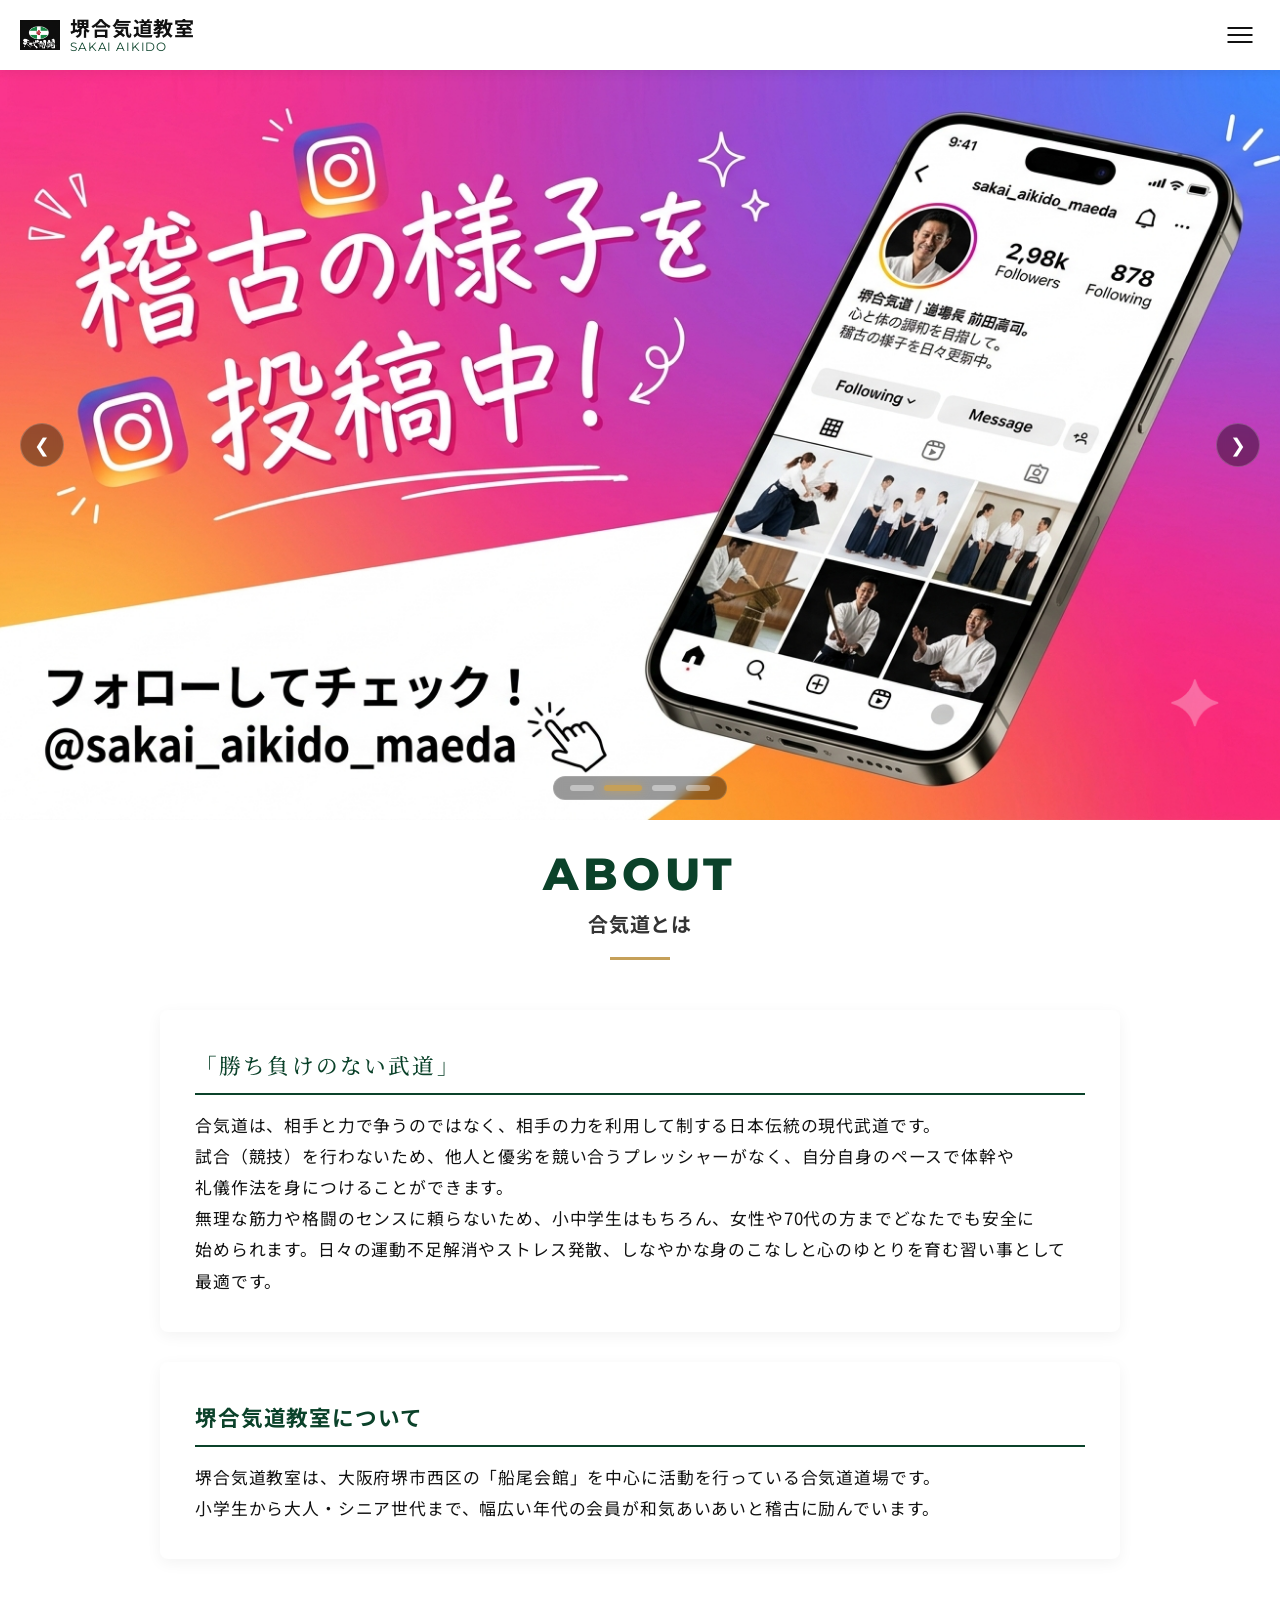
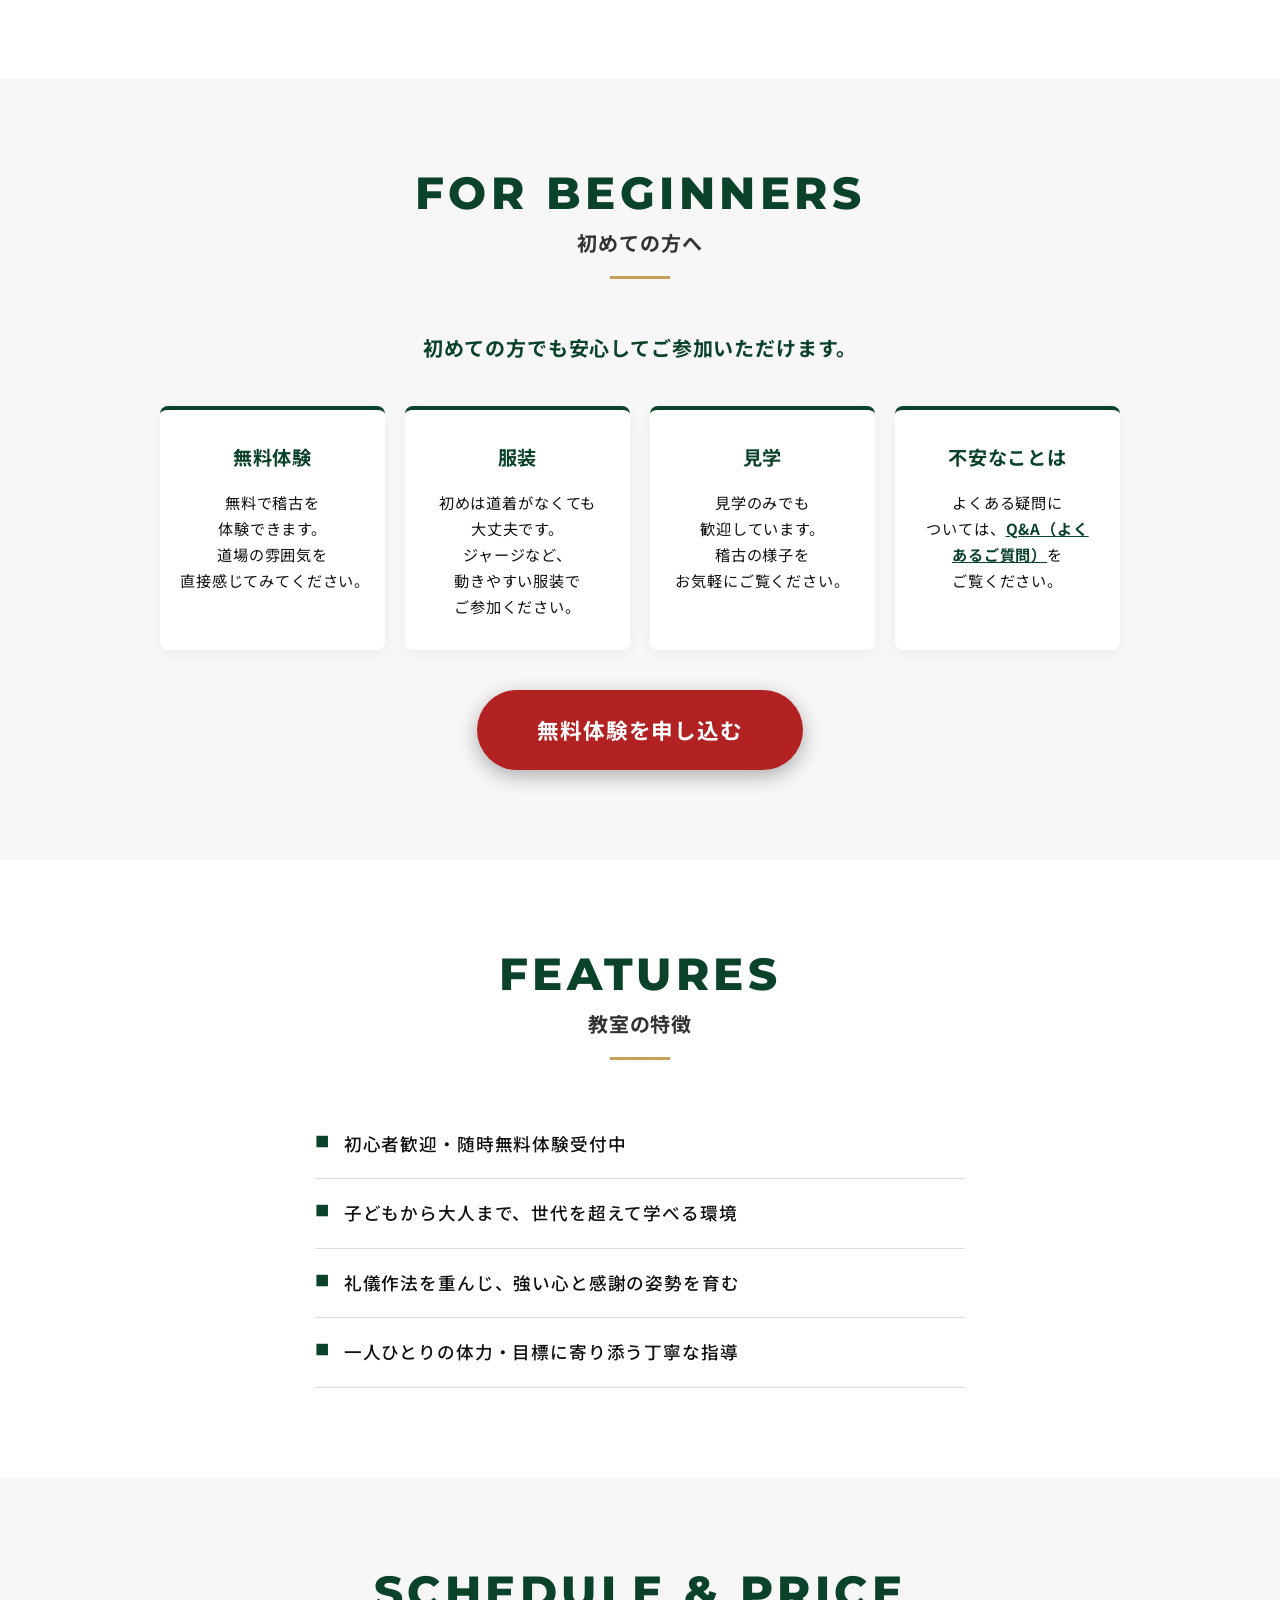
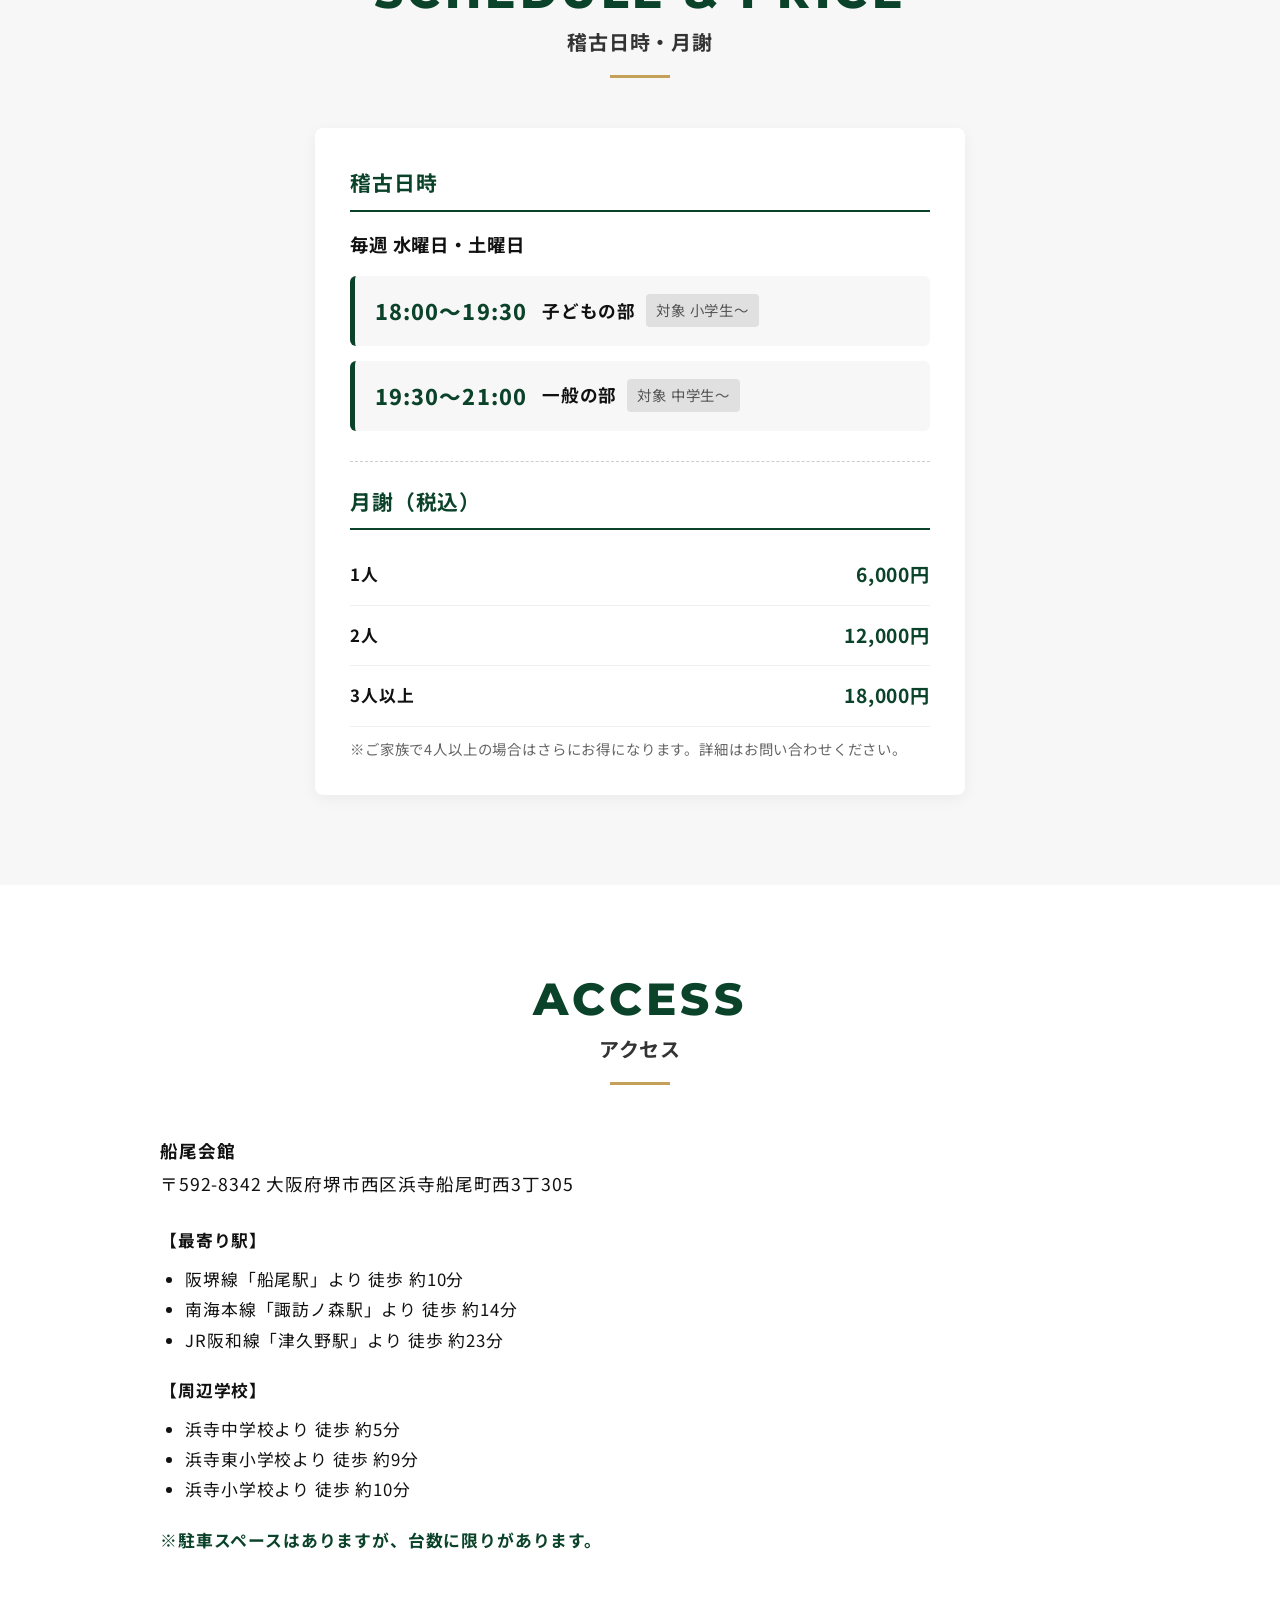
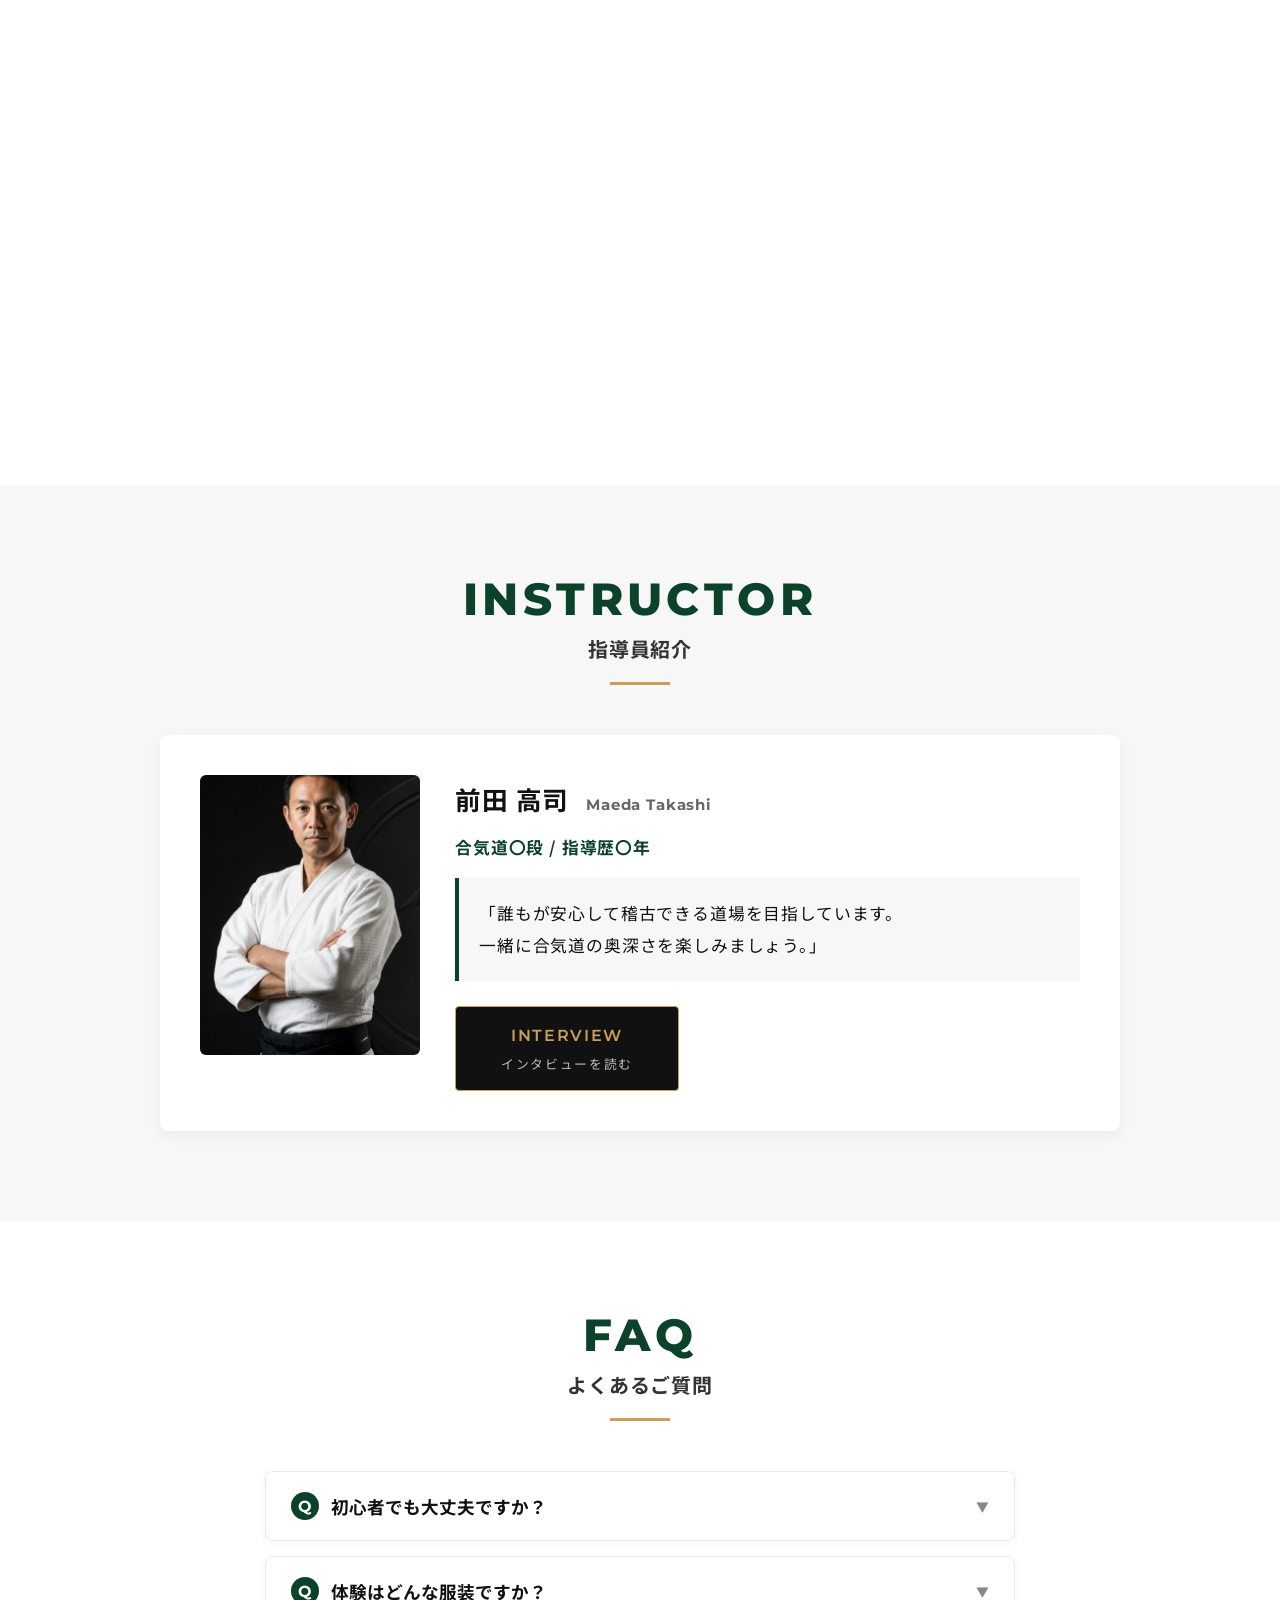
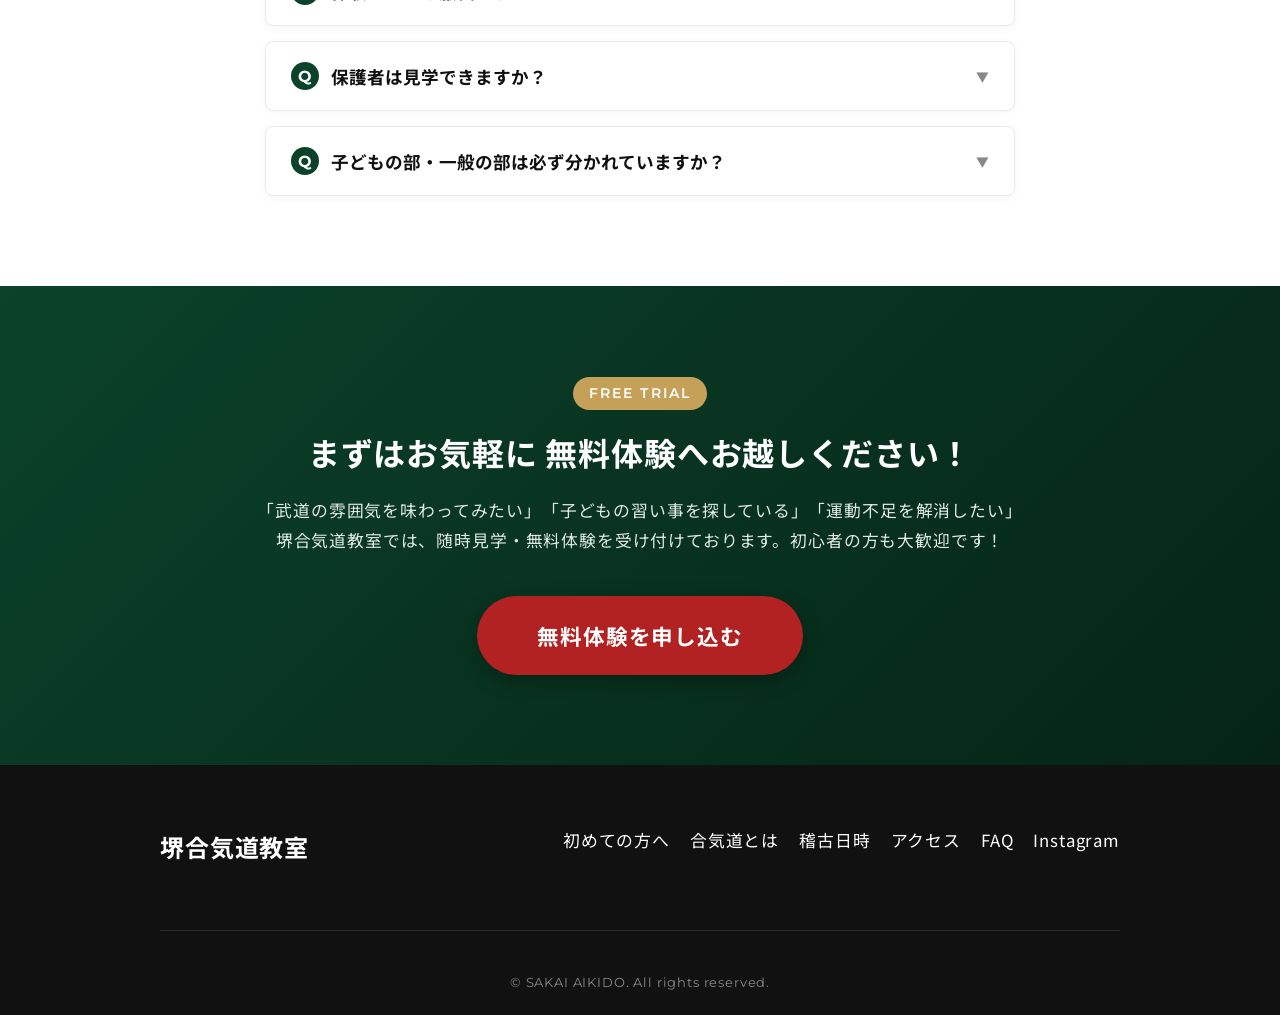
<file: index.html>
<!DOCTYPE html>
<html lang="ja">
<head>
    <meta charset="UTF-8">
    <meta name="viewport" content="width=device-width, initial-scale=1.0">
    <title>堺合気道教室 | SAKAI AIKIDO</title>
    <link rel="preconnect" href="https://fonts.googleapis.com">
    <link rel="preconnect" href="https://fonts.gstatic.com" crossorigin>
    <link href="https://fonts.googleapis.com/css2?family=Montserrat:wght@300;400;500;600;700;800&family=Noto+Sans+JP:wght@400;500;700&family=Noto+Serif+JP:wght@400;500&display=swap" rel="stylesheet">
    <link rel="stylesheet" href="style.css">
</head>
<body>

<!-- ヘッダー -->
<header class="header">
    <!-- 左側：ロゴ画像 ＋ テキスト（2行） -->
    <div class="header-logo">
        <a href="#">
            <img src="images/logo.jpg" alt="堺合気道教室" class="logo-mark">
            <div class="logo-text">
                <span class="logo-ja">堺合気道教室</span>
                <span class="logo-en">SAKAI AIKIDO</span>
            </div>
        </a>
    </div>

    <!-- 右側：三本線（ハンバーガーボタン） -->
    <button class="hamburger" id="js-hamburger" aria-label="メニューを開閉する" aria-expanded="false">
        <span></span><span></span><span></span>
    </button>
</header>

    <!-- スライドメニュー -->
    <nav class="nav-menu" id="js-nav">
        <ul>
            <li><a href="#"><span>HOME</span>ホーム</a></li>
            <li><a href="#about"><span>ABOUT</span>合気道とは（教室紹介）</a></li>
            <li><a href="#beginner"><span>BEGINNER</span>初めての方へ</a></li>
            <li><a href="#features"><span>FEATURES</span>特徴</a></li>
            <li><a href="#schedule"><span>SCHEDULE</span>稽古日時・月謝</a></li>
            <li><a href="#access"><span>ACCESS</span>アクセス</a></li>
            <li><a href="#instructor"><span>INSTRUCTOR</span>指導員紹介</a></li>
            <li><a href="#faq"><span>FAQ</span>よくあるご質問</a></li>
            <li><a href="https://forms.gle/1L7aaWqh9uQGa3tB6" target="_blank" rel="noopener" class="nav-contact"><span>CONTACT</span>無料体験申し込み</a></li>
        </ul>
    </nav>
    <div class="nav-overlay" id="js-overlay"></div>

    <main>
        <!-- トップスライダー -->
        <section id="hero" class="hero">
            <div class="slider" id="js-slider">
                <!-- ① 無料体験受付中 -->
                <a href="https://forms.gle/1L7aaWqh9uQGa3tB6" target="_blank" rel="noopener" class="slide">
                    <picture>
                        <source media="(max-width: 768px)" srcset="images/hero1.jpg">
                        <img src="images/hero1.jpg" alt="無料体験受付中">
                    </picture>
                </a>
                <!-- ② Instagram順次更新中 -->
                <a href="https://www.instagram.com/toshi_1057/" target="_blank" rel="noopener" class="slide">
                    <picture>
                        <source media="(max-width: 768px)" srcset="images/hero4.jpg">
                        <img src="images/hero4.jpg" alt="Instagram順次更新中">
                    </picture>
                </a>
                <!-- ③ 初めての方へ -->
                <a href="#beginner" class="slide">
                    <picture>
                        <source media="(max-width: 768px)" srcset="images/hero2.jpg">
                        <img src="images/hero2.jpg" alt="初めての方へ">
                    </picture>
                </a>
                <!-- ④ 指導員紹介 -->
                <a href="#instructor" class="slide">
                    <picture>
                        <source media="(max-width: 768px)" srcset="images/hero3.jpg">
                        <img src="images/hero3.jpg" alt="指導員紹介">
                    </picture>
                </a>
            </div>
            
            <div class="slider-controls">
                <button class="slider-btn prev" id="js-prev" aria-label="前のスライド">❮</button>
                <button class="slider-btn next" id="js-next" aria-label="次のスライド">❯</button>
            </div>
            
            <div class="slider-indicators" id="js-indicators">
                <span class="indicator active" data-index="0"></span>
                <span class="indicator" data-index="1"></span>
                <span class="indicator" data-index="2"></span>
                <span class="indicator" data-index="3"></span>
            </div>
        </section>

        <!-- 1. 教室紹介（合気道とは） -->
        <section id="about" class="section fade-in-up">
            <div class="container">
                <h2 class="section-title">
                    <span class="en">ABOUT</span>
                    <span class="ja">合気道とは</span>
                </h2>
                <div class="content-box">
                    <h3 class="philosophy-title">「勝ち負けのない武道」</h3>
                    <p>合気道は、相手と力で争うのではなく、相手の力を利用して制する日本伝統の現代武道です。<span class="u-inline-block">試合（競技）を行わないため、</span><span class="u-inline-block">他人と優劣を競い合う</span>プレッシャーがなく、<span class="u-inline-block">自分自身のペースで</span>体幹や礼儀作法を身につけることができます。</p>
                    <p>無理な筋力や格闘のセンスに頼らないため、小中学生はもちろん、女性や70代の方までどなたでも安全に始められます。<span class="u-inline-block">日々の運動不足解消や</span>ストレス発散、<span class="u-inline-block">しなやかな身のこなしと</span>心のゆとりを育む習い事として最適です。</p>
                </div>
                <div class="content-box">
                    <h3>堺合気道教室について</h3>
                    <p>堺合気道教室は、大阪府堺市西区の「船尾会館」を中心に活動を行っている合気道道場です。<span class="u-inline-block">小学生から大人・シニア世代まで、</span><span class="u-inline-block">幅広い年代の会員が</span>和気あいあいと稽古に励んでいます。</p>
                </div>
            </div>
        </section>

        <!-- 2. 初めての方へ -->
        <section id="beginner" class="section bg-light fade-in-up">
            <div class="container">
                <h2 class="section-title">
                    <span class="en">FOR BEGINNERS</span>
                    <span class="ja">初めての方へ</span>
                </h2>
                <div class="beginner-intro text-center">
                    <p>初めての方でも<span class="u-inline-block">安心してご参加いただけます。</span></p>
                </div>
                <div class="beginner-grid">
                    <div class="beginner-card">
                        <h3>無料体験</h3>
                        <p>無料で稽古を体験できます。<span class="u-inline-block">道場の雰囲気を</span><span class="u-inline-block">直接感じてみてください。</span></p>
                    </div>
                    <div class="beginner-card">
                        <h3>服装</h3>
                        <p>初めは道着がなくても大丈夫です。<span class="u-inline-block">ジャージなど、</span><span class="u-inline-block">動きやすい服装でご参加ください。</span></p>
                    </div>
                    <div class="beginner-card">
                        <h3>見学</h3>
                        <p>見学のみでも歓迎しています。<span class="u-inline-block">稽古の様子を</span><span class="u-inline-block">お気軽にご覧ください。</span></p>
                    </div>
                    <div class="beginner-card">
                        <h3>不安なことは</h3>
                        <p>よくある疑問については、<a href="#faq" class="text-link">Q&A（よくあるご質問）</a>を<span class="u-inline-block">ご覧ください。</span></p>
                    </div>
                </div>
                <div class="contact-btn-wrapper text-center" style="margin-top: 40px;">
                    <a href="https://forms.gle/1L7aaWqh9uQGa3tB6" class="btn-cta" target="_blank" rel="noopener">
                        <span class="main-text">無料体験を申し込む</span>
                    </a>
                </div>
            </div>
        </section>

        <!-- 3. 特徴 -->
        <section id="features" class="section fade-in-up">
            <div class="container">
                <h2 class="section-title">
                    <span class="en">FEATURES</span>
                    <span class="ja">教室の特徴</span>
                </h2>
                <ul class="feature-list">
                    <li>初心者歓迎・随時無料体験受付中</li>
                    <li>子どもから大人まで、世代を超えて学べる環境</li>
                    <li>礼儀作法を重んじ、強い心と感謝の姿勢を育む</li>
                    <li>一人ひとりの体力・目標に寄り添う丁寧な指導</li>
                </ul>
            </div>
        </section>

        <!-- 4. 稽古日時・月謝 -->
        <section id="schedule" class="section bg-light fade-in-up">
            <div class="container">
                <h2 class="section-title">
                    <span class="en">SCHEDULE & PRICE</span>
                    <span class="ja">稽古日時・月謝</span>
                </h2>
                
                <div class="schedule-info left-align">
                    <h3>稽古日時</h3>
                    <p class="schedule-days"><strong>毎週 水曜日・土曜日</strong></p>
                    <ul class="time-list">
                        <li>
                            <span class="time">18:00〜19:30</span>
                            <div class="time-detail">
                                <span class="class-name">子どもの部</span>
                                <span class="target">対象 小学生〜</span>
                            </div>
                        </li>
                        <li>
                            <span class="time">19:30〜21:00</span>
                            <div class="time-detail">
                                <span class="class-name">一般の部</span>
                                <span class="target">対象 中学生〜</span>
                            </div>
                        </li>
                    </ul>

                    <div class="price-box">
                        <h3>月謝（税込）</h3>
                        <ul class="price-list">
                            <li>
                                <span class="price-label">1人</span>
                                <span class="price-value">6,000円</span>
                            </li>
                            <li>
                                <span class="price-label">2人</span>
                                <span class="price-value">12,000円</span>
                            </li>
                            <li>
                                <span class="price-label">3人以上</span>
                                <span class="price-value">18,000円</span>
                            </li>
                        </ul>
                        <p class="price-note">※ご家族で4人以上の場合はさらにお得になります。<span class="u-inline-block">詳細はお問い合わせください。</span></p>
                    </div>
                </div>
            </div>
        </section>

        <!-- 5. アクセス -->
        <section id="access" class="section fade-in-up">
            <div class="container">
                <h2 class="section-title">
                    <span class="en">ACCESS</span>
                    <span class="ja">アクセス</span>
                </h2>
                <div class="access-info">
                    <p class="access-address">
                        <strong>船尾会館</strong><br>
                        〒592-8342 大阪府堺市西区浜寺船尾町西3丁305
                    </p>
                    <div class="access-list-block">
                        <strong>【最寄り駅】</strong>
                        <ul>
                            <li>阪堺線「船尾駅」より 徒歩 約10分</li>
                            <li>南海本線「諏訪ノ森駅」より 徒歩 約14分</li>
                            <li>JR阪和線「津久野駅」より 徒歩 約23分</li>
                        </ul>
                    </div>
                    <div class="access-list-block">
                        <strong>【周辺学校】</strong>
                        <ul>
                            <li>浜寺中学校より 徒歩 約5分</li>
                            <li>浜寺東小学校より 徒歩 約9分</li>
                            <li>浜寺小学校より 徒歩 約10分</li>
                        </ul>
                    </div>
                    <p class="parking-note">※駐車スペースはありますが、台数に限りがあります。</p>
                </div>
                <div class="map-wrapper">
                    <iframe src="https://maps.google.co.jp/maps?output=embed&q=大阪府堺市西区浜寺船尾町西3丁305" width="100%" height="400" style="border:0;" allowfullscreen="" loading="lazy"></iframe>
                </div>
            </div>
        </section>

        <!-- 6. 指導員紹介 -->
        <section id="instructor" class="section bg-light fade-in-up">
            <div class="container">
                <h2 class="section-title">
                    <span class="en">INSTRUCTOR</span>
                    <span class="ja">指導員紹介</span>
                </h2>
                <div class="instructor-card">
                    <img src="images/instructor.jpg" alt="前田 高司 先生" class="instructor-img">
                    <div class="instructor-profile">
                        <h3>前田 高司 <small>Maeda Takashi</small></h3>
                        <p class="history">合気道〇段 / 指導歴〇年</p>
                        <p class="comment">「誰もが安心して稽古できる道場を目指しています。<span class="u-inline-block">一緒に合気道の奥深さを楽しみましょう。」</span></p>
                        <div class="instructor-btn-wrapper">
                            <a href="interview.html" class="btn-interview">
                                <span class="en">INTERVIEW</span>
                                <span class="ja">インタビューを読む</span>
                            </a>
                        </div>
                    </div>
                </div>
            </div>
        </section>

        <!-- 7. FAQ -->
        <section id="faq" class="section fade-in-up">
            <div class="container">
                <h2 class="section-title">
                    <span class="en">FAQ</span>
                    <span class="ja">よくあるご質問</span>
                </h2>
                <div class="faq-list">
                    <div class="faq-item">
                        <button class="faq-q js-faq-toggle" aria-expanded="false">
                            <span class="q-icon">Q</span>
                            <span class="q-text">初心者でも大丈夫ですか？</span>
                            <span class="faq-arrow">▼</span>
                        </button>
                        <div class="faq-a">
                            <div class="faq-a-inner">
                                <span class="a-icon">A</span>
                                <p>もちろんです。初心者の方も安心して参加できます。</p>
                            </div>
                        </div>
                    </div>
                    <div class="faq-item">
                        <button class="faq-q js-faq-toggle" aria-expanded="false">
                            <span class="q-icon">Q</span>
                            <span class="q-text">体験はどんな服装ですか？</span>
                            <span class="faq-arrow">▼</span>
                        </button>
                        <div class="faq-a">
                            <div class="faq-a-inner">
                                <span class="a-icon">A</span>
                                <p>動きやすい服装でご参加ください。</p>
                            </div>
                        </div>
                    </div>
                    <div class="faq-item">
                        <button class="faq-q js-faq-toggle" aria-expanded="false">
                            <span class="q-icon">Q</span>
                            <span class="q-text">保護者は見学できますか？</span>
                            <span class="faq-arrow">▼</span>
                        </button>
                        <div class="faq-a">
                            <div class="faq-a-inner">
                                <span class="a-icon">A</span>
                                <p>もちろん可能です。</p>
                            </div>
                        </div>
                    </div>
                    <div class="faq-item">
                        <button class="faq-q js-faq-toggle" aria-expanded="false">
                            <span class="q-icon">Q</span>
                            <span class="q-text">子どもの部・一般の部は必ず分かれていますか？</span>
                            <span class="faq-arrow">▼</span>
                        </button>
                        <div class="faq-a">
                            <div class="faq-a-inner">
                                <span class="a-icon">A</span>
                                <p>基本的には子どもの部・一般の部に分かれて稽古を行っています。ただし、年齢や経験などに応じて、子どもが一般の部に参加したり、大人が子どもの部に参加することもできます。一人ひとりに合わせて柔軟に対応しています。</p>
                            </div>
                        </div>
                    </div>
                </div>
            </div>
        </section>

        <!-- 8. CTA（最下部） -->
        <section id="contact" class="section contact-section fade-in-up">
            <div class="container">
                <div class="contact-box text-center">
                    <span class="contact-badge">FREE TRIAL</span>
                    <h2 class="contact-title">
                        <span class="u-inline-block">まずはお気軽に</span>
                        <span class="u-inline-block">無料体験へお越しください！</span>
                    </h2>
                    <p class="contact-desc">
                        「武道の雰囲気を味わってみたい」<span class="u-inline-block">「子どもの習い事を探している」</span><span class="u-inline-block">「運動不足を解消したい」</span><br>
                        堺合気道教室では、随時見学・無料体験を受け付けております。<span class="u-inline-block">初心者の方も大歓迎です！</span>
                    </p>
                    <div class="contact-btn-wrapper">
                        <a href="https://forms.gle/1L7aaWqh9uQGa3tB6" class="btn-cta" target="_blank" rel="noopener">
                            <span class="main-text">無料体験を申し込む</span>
                        </a>
                    </div>
                </div>
            </div>
        </section>
    </main>

    <footer class="footer">
        <div class="container">
            <div class="footer-inner">
                <div class="footer-logo">堺合気道教室</div>
                <ul class="footer-links">
                    <li><a href="#beginner">初めての方へ</a></li>
                    <li><a href="#about">合気道とは</a></li>
                    <li><a href="#schedule">稽古日時</a></li>
                    <li><a href="#access">アクセス</a></li>
                    <li><a href="#faq">FAQ</a></li>
                    <li><a href="https://www.instagram.com/toshi_1057/" target="_blank" rel="noopener">Instagram</a></li>
                </ul>
            </div>
            <p class="copyright">&copy; SAKAI AIKIDO. All rights reserved.</p>
        </div>
    </footer>

    <script src="script.js"></script>
</body>
</html>
</file>
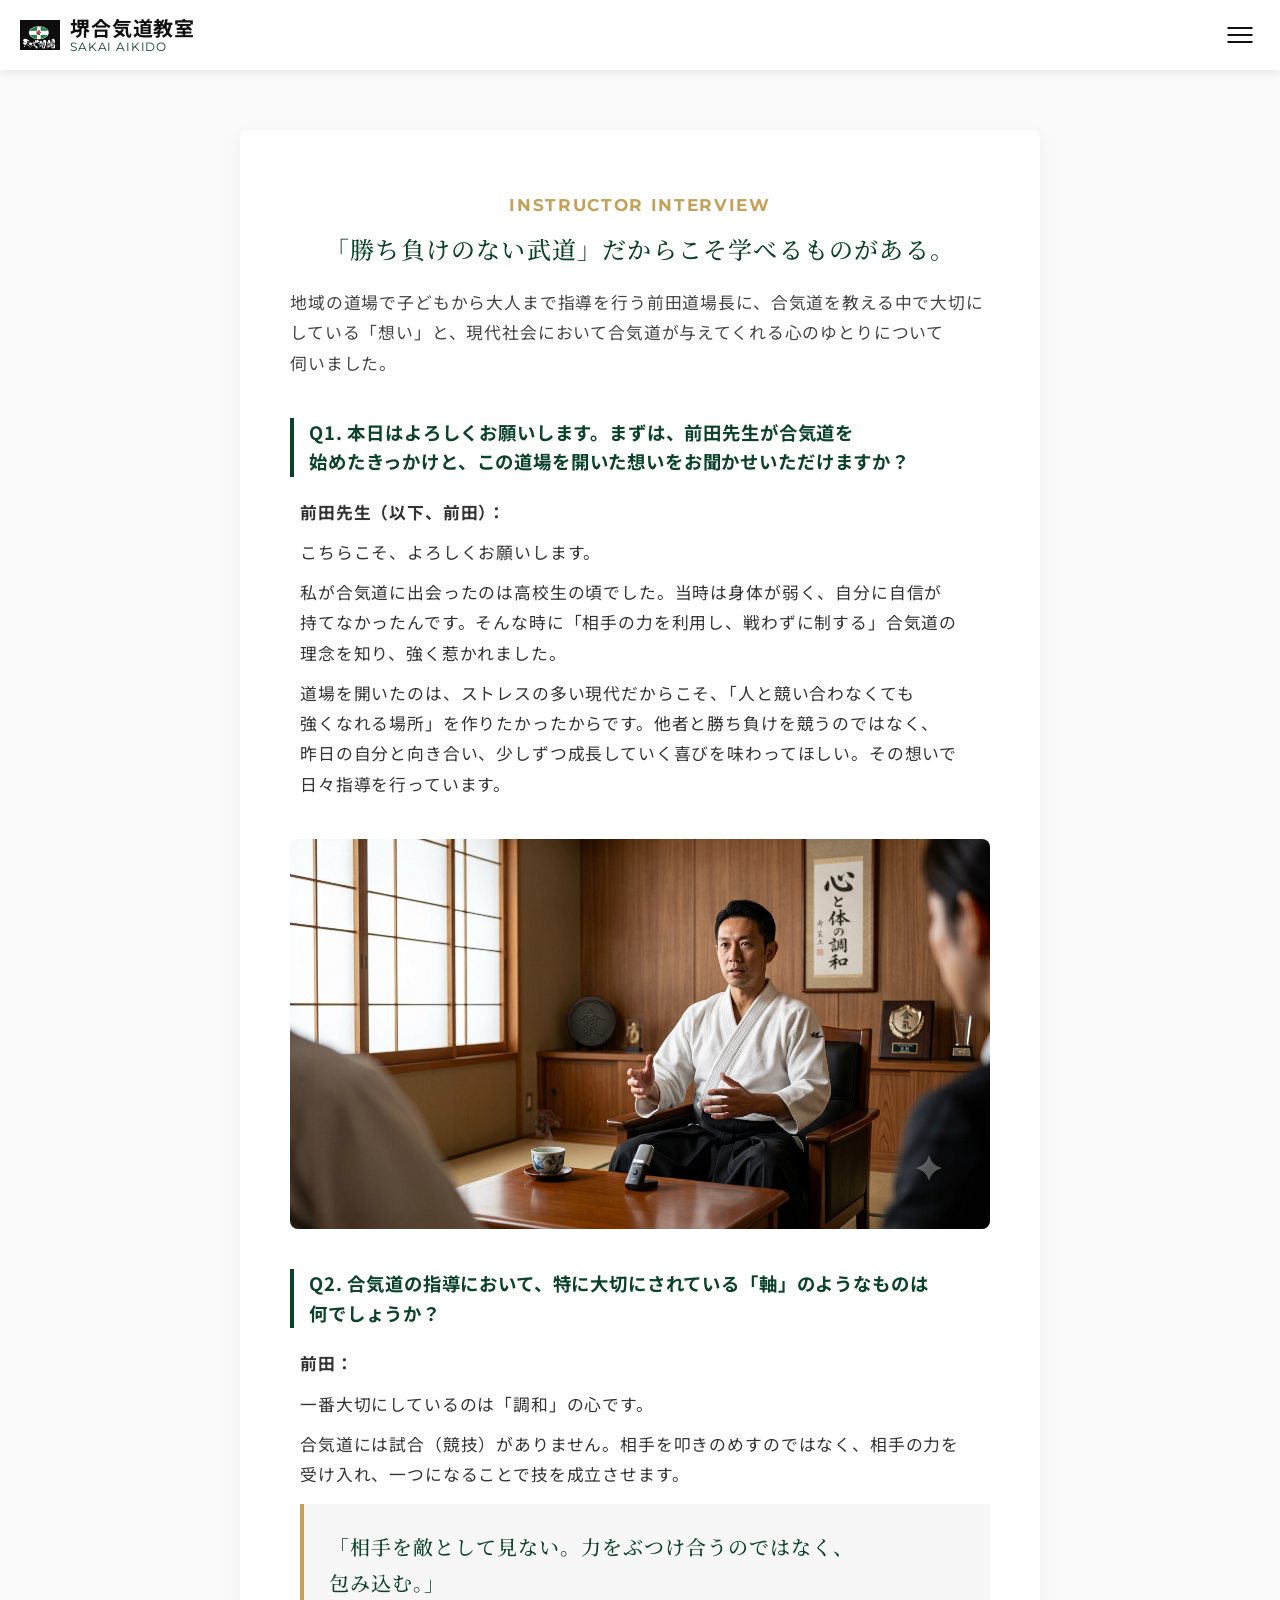
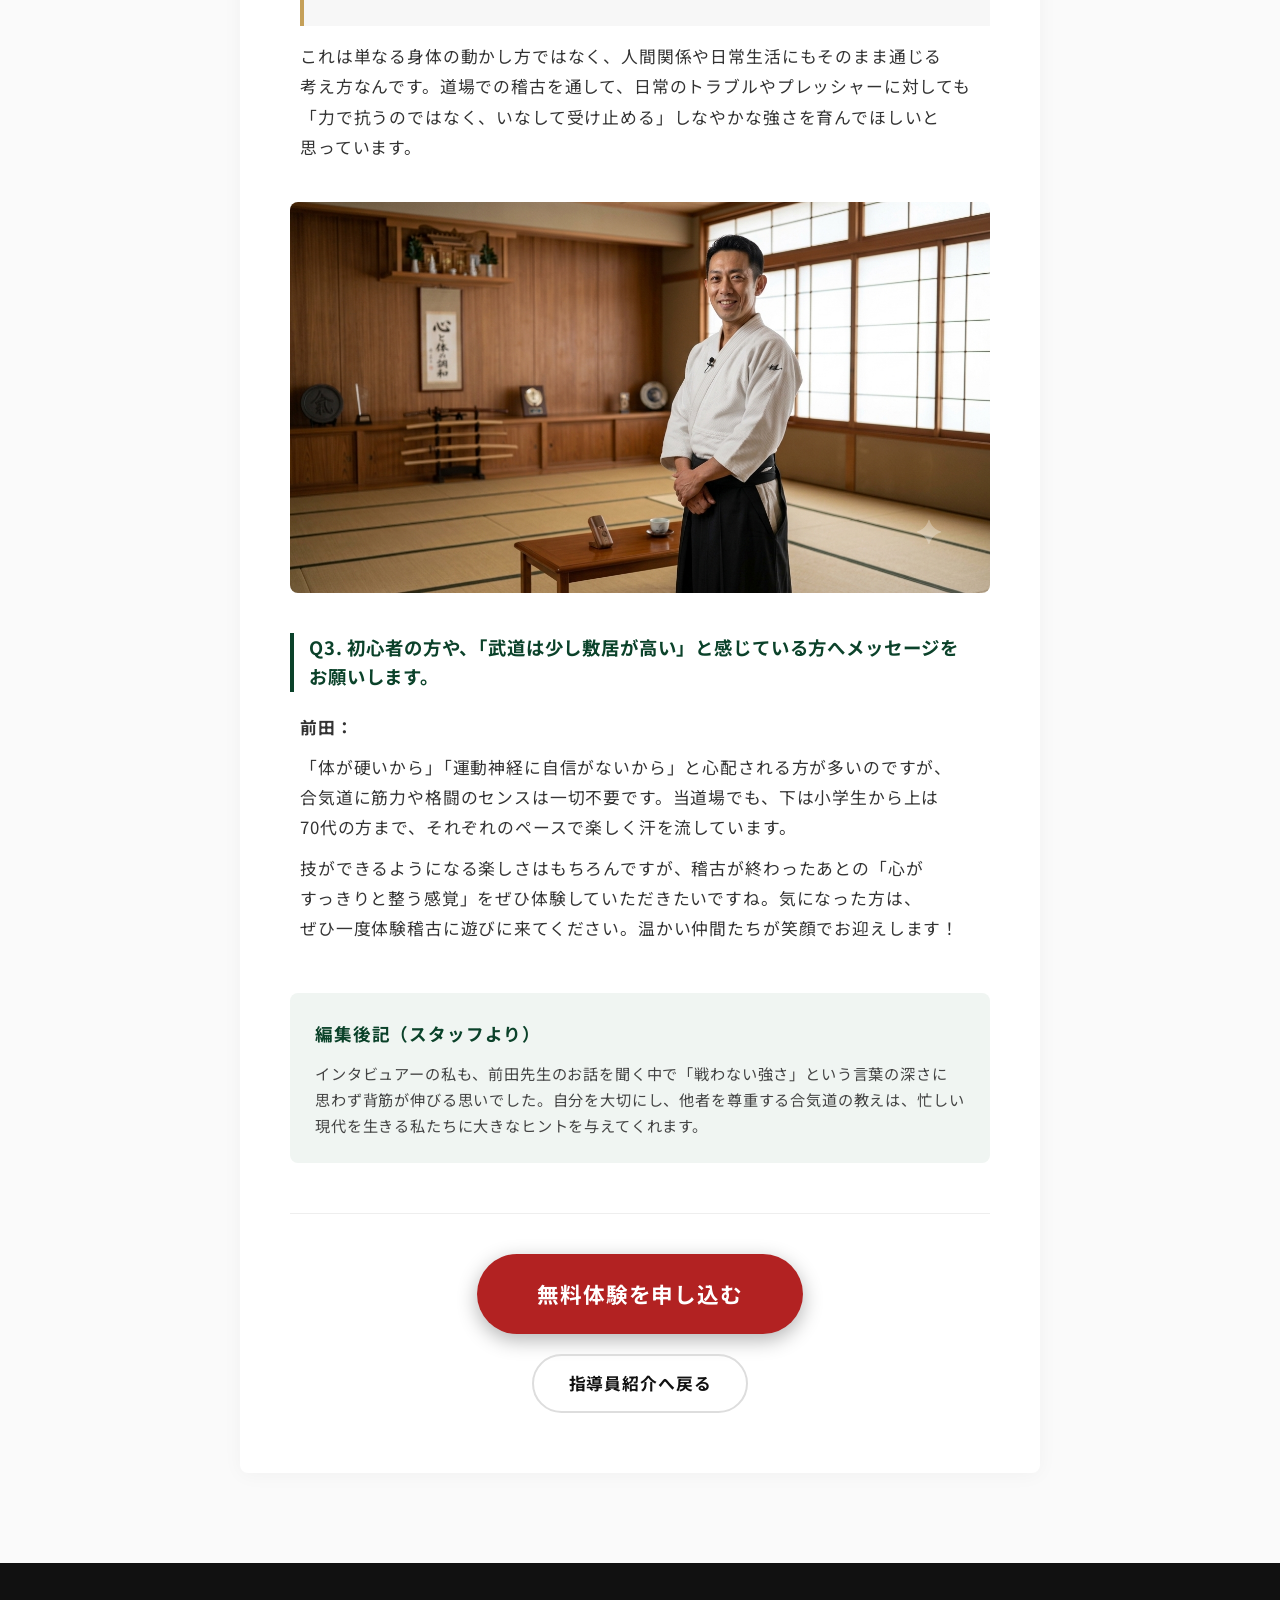
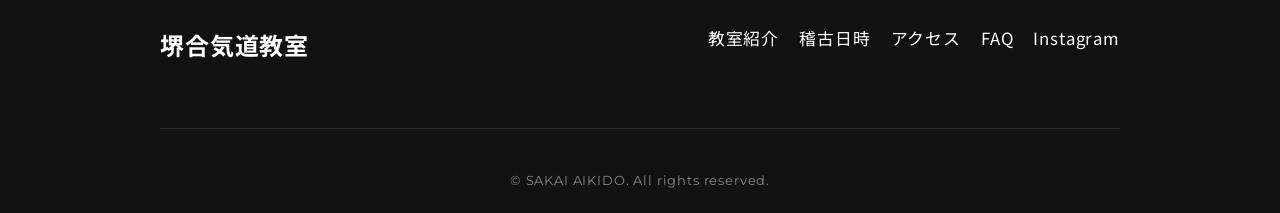
<file: interview.html>
<!DOCTYPE html>
<html lang="ja">
<head>
    <meta charset="UTF-8">
    <meta name="viewport" content="width=device-width, initial-scale=1.0">
    <title>指導員インタビュー | 堺合気道教室 SAKAI AIKIDO</title>
    <link rel="preconnect" href="https://fonts.googleapis.com">
    <link rel="preconnect" href="https://fonts.gstatic.com" crossorigin>
    <link href="https://fonts.googleapis.com/css2?family=Montserrat:wght@300;400;500;600;700;800&family=Noto+Sans+JP:wght@400;500;700&family=Noto+Serif+JP:wght@400;500&display=swap" rel="stylesheet">
    <link rel="stylesheet" href="style.css">
</head>
<body>

   <!-- ヘッダー -->
<header class="header">
    <!-- 左側：ロゴ画像 ＋ テキスト（2行） -->
    <div class="header-logo">
        <a href="index.html">
            <img src="images/logo.jpg" alt="堺合気道教室" class="logo-mark">
            <div class="logo-text">
                <span class="logo-ja">堺合気道教室</span>
                <span class="logo-en">SAKAI AIKIDO</span>
            </div>
        </a>
    </div>

    <!-- 右側：三本線（ハンバーガーボタン） -->
    <button class="hamburger" id="js-hamburger" aria-label="メニューを開閉する" aria-expanded="false">
        <span></span><span></span><span></span>
    </button>
</header>
    <!-- スライドメニュー -->
    <nav class="nav-menu" id="js-nav">
        <ul>
            <li><a href="index.html"><span>HOME</span>ホーム</a></li>
            <li><a href="index.html#about"><span>ABOUT</span>合気道とは（教室紹介）</a></li>
            <li><a href="index.html#beginner"><span>BEGINNER</span>初めての方へ</a></li>
            <li><a href="index.html#features"><span>FEATURES</span>特徴</a></li>
            <li><a href="index.html#schedule"><span>SCHEDULE</span>稽古日時・月謝</a></li>
            <li><a href="index.html#access"><span>ACCESS</span>アクセス</a></li>
            <li><a href="index.html#instructor"><span>INSTRUCTOR</span>指導員紹介</a></li>
            <li><a href="index.html#faq"><span>FAQ</span>よくあるご質問</a></li>
            <li><a href="https://forms.gle/1L7aaWqh9uQGa3tB6" target="_blank" rel="noopener" class="nav-contact"><span>CONTACT</span>無料体験申し込み</a></li>
        </ul>
    </nav>
    <div class="nav-overlay" id="js-overlay"></div>

    <main class="article-page">
        <article class="interview-container">
            <header class="interview-header" style="text-align: center; margin-bottom: 40px;">
                <div class="interview-subtitle" style="font-family: 'Montserrat', sans-serif; color: #C5A059; font-weight: bold; letter-spacing: 0.1em; margin-bottom: 10px;">INSTRUCTOR INTERVIEW</div>
                <h1 class="interview-title" style="font-size: 1.5rem; color: #0B422A; margin-bottom: 20px; line-height: 1.5;">「勝ち負けのない武道」だからこそ学べるものがある。</h1>
                <p class="interview-lead" style="text-align: left; line-height: 1.8; color: #444;">
                    地域の道場で子どもから大人まで指導を行う前田道場長に、合気道を教える中で大切にしている「想い」と、現代社会において合気道が与えてくれる心のゆとりについて伺いました。
                </p>
            </header>

            <div class="interview-body">
                <section class="interview-block" style="margin-bottom: 40px;">
                    <h2 class="question" style="font-size: 1.15rem; color: #0B422A; border-left: 4px solid #0B422A; padding-left: 15px; margin-bottom: 20px; line-height: 1.6;">Q1. 本日はよろしくお願いします。まずは、前田先生が合気道を始めたきっかけと、この道場を開いた想いをお聞かせいただけますか？</h2>
                    <div class="answer" style="padding-left: 10px; line-height: 1.8; color: #333;">
                        <p class="speaker" style="font-weight: bold; margin-bottom: 10px;">前田先生（以下、前田）：</p>
                        <p style="margin-bottom: 10px;">こちらこそ、よろしくお願いします。</p>
                        <p style="margin-bottom: 10px;">私が合気道に出会ったのは高校生の頃でした。当時は身体が弱く、自分に自信が持てなかったんです。そんな時に「相手の力を利用し、戦わずに制する」合気道の理念を知り、強く惹かれました。</p>
                        <p>道場を開いたのは、ストレスの多い現代だからこそ、「人と競い合わなくても強くなれる場所」を作りたかったからです。他者と勝ち負けを競うのではなく、昨日の自分と向き合い、少しずつ成長していく喜びを味わってほしい。その想いで日々指導を行っています。</p>
                    </div>
                </section>

                <figure class="interview-image" style="margin-bottom: 40px; text-align: center;">
                    <img src="images/interview1.jpg" alt="対談中にお話しされる前田先生" style="border-radius: 8px; max-height: 400px; width: 100%; object-fit: cover;">
                </figure>

                <section class="interview-block" style="margin-bottom: 40px;">
                    <h2 class="question" style="font-size: 1.15rem; color: #0B422A; border-left: 4px solid #0B422A; padding-left: 15px; margin-bottom: 20px; line-height: 1.6;">Q2. 合気道の指導において、特に大切にされている「軸」のようなものは何でしょうか？</h2>
                    <div class="answer" style="padding-left: 10px; line-height: 1.8; color: #333;">
                        <p class="speaker" style="font-weight: bold; margin-bottom: 10px;">前田：</p>
                        <p style="margin-bottom: 10px;">一番大切にしているのは「調和」の心です。</p>
                        <p style="margin-bottom: 15px;">合気道には試合（競技）がありません。相手を叩きのめすのではなく、相手の力を受け入れ、一つになることで技を成立させます。</p>
                        
                        <blockquote class="highlight-quote" style="background: #f7f7f7; padding: 25px; border-left: 4px solid var(--color-gold); margin-bottom: 15px; font-size: 1.25rem; color: var(--color-main);">
「相手を敵として見ない。力をぶつけ合うのではなく、包み込む。」
　　　　　　　　　　　　　</blockquote>

                        <p>これは単なる身体の動かし方ではなく、人間関係や日常生活にもそのまま通じる考え方なんです。道場での稽古を通して、日常のトラブルやプレッシャーに対しても「力で抗うのではなく、いなして受け止める」しなやかな強さを育んでほしいと思っています。</p>
                    </div>
                </section>

                <figure class="interview-image" style="margin-bottom: 40px; text-align: center;">
                    <img src="images/interview2.jpg" alt="温かい眼差しで語る前田先生" style="border-radius: 8px; max-height: 400px; width: 100%; object-fit: cover;">
                </figure>

                <section class="interview-block" style="margin-bottom: 40px;">
                    <h2 class="question" style="font-size: 1.15rem; color: #0B422A; border-left: 4px solid #0B422A; padding-left: 15px; margin-bottom: 20px; line-height: 1.6;">Q3. 初心者の方や、「武道は少し敷居が高い」と感じている方へメッセージをお願いします。</h2>
                    <div class="answer" style="padding-left: 10px; line-height: 1.8; color: #333;">
                        <p class="speaker" style="font-weight: bold; margin-bottom: 10px;">前田：</p>
                        <p style="margin-bottom: 10px;">「体が硬いから」「運動神経に自信がないから」と心配される方が多いのですが、合気道に筋力や格闘のセンスは一切不要です。当道場でも、下は小学生から上は70代の方まで、それぞれのペースで楽しく汗を流しています。</p>
                        <p>技ができるようになる楽しさはもちろんですが、稽古が終わったあとの「心がすっきりと整う感覚」をぜひ体験していただきたいですね。気になった方は、ぜひ一度体験稽古に遊びに来てください。温かい仲間たちが笑顔でお迎えします！</p>
                    </div>
                </section>

                <section class="editor-note" style="background: #f0f5f2; padding: 25px; border-radius: 8px; margin-top: 50px;">
                    <h3 class="editor-title" style="font-size: 1.1rem; color: #0B422A; margin-bottom: 10px;">編集後記（スタッフより）</h3>
                    <p style="font-size: 0.95rem; line-height: 1.7; color: #444;">インタビュアーの私も、前田先生のお話を聞く中で「戦わない強さ」という言葉の深さに思わず背筋が伸びる思いでした。自分を大切にし、他者を尊重する合気道の教えは、忙しい現代を生きる私たちに大きなヒントを与えてくれます。</p>
                </section>
            </div>

            <div class="interview-actions">
                <a href="https://forms.gle/1L7aaWqh9uQGa3tB6" class="btn-cta" target="_blank" rel="noopener">
                    <span class="main-text">無料体験を申し込む</span>
                </a>
                <a href="index.html#instructor" class="btn-back">
                    指導員紹介へ戻る
                </a>
            </div>
        </article>
    </main>

    <footer class="footer">
        <div class="container">
            <div class="footer-inner">
                <div class="footer-logo">堺合気道教室</div>
                <ul class="footer-links">
                    <li><a href="index.html#about">教室紹介</a></li>
                    <li><a href="index.html#schedule">稽古日時</a></li>
                    <li><a href="index.html#access">アクセス</a></li>
                    <li><a href="index.html#faq">FAQ</a></li>
                    <li><a href="https://www.instagram.com/toshi_1057/" target="_blank" rel="noopener">Instagram</a></li>
                </ul>
            </div>
            <p class="copyright">&copy; SAKAI AIKIDO. All rights reserved.</p>
        </div>
    </footer>

    <script src="script.js"></script>
</body>
</html>
</file>
<file: style.css>
@charset "UTF-8";

/* =========================================
   1. 変数定義・リセット・スクロールオフセット設定
========================================= */
:root {
    --color-main: #0B422A; /* 深緑 */
    --color-sub: #111111;  /* 黒 */
    --color-bg: #FFFFFF;   /* 白 */
    --color-light: #F7F7F7;
    --color-accent: #B22222; /* 赤 */
    --color-gold: #C5A059;   /* 金色 */
    
    --font-ja: 'Noto Sans JP', sans-serif;
    --font-en: 'Montserrat', sans-serif;
    --font-mincho: 'Noto Serif JP', serif;
    
    --header-height: 70px;
}

html {
    scroll-behavior: smooth;
    /* ヘッダー固定時の被り防止用スクロール調整 */
    scroll-padding-top: calc(var(--header-height) + 15px);
}

* {
    margin: 0;
    padding: 0;
    box-sizing: border-box;
}

body {
    font-family: var(--font-ja);
    color: var(--color-sub);
    background-color: var(--color-bg);
    font-size: 1.05rem;
    line-height: 1.85;
    letter-spacing: 0.05em;
    -webkit-font-smoothing: antialiased;
    word-break: auto-phrase;
}

a { color: inherit; text-decoration: none; transition: all 0.3s ease; }
img { max-width: 100%; height: auto; vertical-align: bottom; display: block; }
ul { list-style: none; }
.u-inline-block { display: inline-block; }
.container { max-width: 1000px; margin: 0 auto; padding: 0 20px; }
.text-center { text-align: center; }
.bg-light { background-color: var(--color-light); }
.text-link { color: var(--color-main); text-decoration: underline; font-weight: bold; }

/* =========================================
   2. タイポグラフィ・見出し・セクション
========================================= */
.section { 
    padding: 90px 0; 
    /* 各セクションジャンプ時の被り防止 */
    scroll-margin-top: calc(var(--header-height) + 15px);
}
.section-title { text-align: center; margin-bottom: 50px; position: relative; }
.section-title::after { content: ''; display: block; width: 60px; height: 3px; background-color: var(--color-gold); margin: 15px auto 0; }
.section-title .en { display: block; font-family: var(--font-en); font-size: 2.8rem; font-weight: 800; color: var(--color-main); letter-spacing: 0.1em; line-height: 1.1; }
.section-title .ja { display: block; font-size: 1.25rem; font-weight: 700; margin-top: 6px; color: #333; }

/* ABOUTセクションの上の余白削減（約1/3） */
#about { padding-top: 30px; }

/* =========================================
   明朝体用（キャッチコピー・理念など）
========================================= */
/* HTMLタグに class="text-mincho" と付けるだけで明朝体になります */
.text-mincho {
    font-family: var(--font-mincho);
    font-weight: 500; /* 細めで上品な太さ */
    letter-spacing: 0.08em; /* 文字の間隔を少し開けて高級感を出す */
}

/* 理念や印象的な見出し用の装飾 */
.philosophy-title {
    font-family: var(--font-mincho);
    font-size: 1.6rem;
    font-weight: 500;
    color: var(--color-main);
    letter-spacing: 0.1em;
}

/* インタビューページ用（既存のインラインスタイルを上書き） */
.interview-title,
.highlight-quote {
    font-family: var(--font-mincho) !important;
    font-weight: 500 !important;
    letter-spacing: 0.05em;
}

/* =========================================
   3. ヘッダー & ナビ
========================================= */
/* ヘッダー全体：左にロゴ、右に三本線ボタンを振り分け */
.header { 
    position: fixed; 
    top: 0; 
    left: 0; 
    width: 100%; 
    height: var(--header-height); 
    background-color: rgba(255, 255, 255, 0.98); 
    display: flex; 
    justify-content: space-between; /* 左右両端に配置 */
    align-items: center;            /* 上下中央揃え */
    padding: 0 20px; 
    z-index: 100; 
    box-shadow: 0 2px 10px rgba(0,0,0,0.08); 
}

/* ロゴエリア：画像とテキストを横並びにする */
.header-logo a { 
    display: flex; 
    align-items: center; /* 上下中央揃え */
    gap: 10px;           /* ロゴ画像とテキストの間隔 */
}

/* ロゴ画像の設定 */
.logo-mark {
    width: 40px;         /* ロゴ画像の大きさ（必要に応じて変更可） */
    height: auto;
    object-fit: contain;
}

/* ロゴテキスト（2行に並べる） */
.logo-text {
    display: flex;
    flex-direction: column;
}

.header-logo .logo-ja { font-size: 1.25rem; font-weight: 700; line-height: 1.2; }
.header-logo .logo-en { font-family: var(--font-en); font-size: 0.75rem; color: var(--color-main); line-height: 1.2; }

/* ハンバーガーボタン（右側に配置） */
.hamburger { width: 40px; height: 40px; background: none; border: none; cursor: pointer; position: relative; z-index: 102; margin-left: auto; }
.hamburger span { display: block; width: 25px; height: 2px; background-color: var(--color-sub); position: absolute; left: 50%; transform: translateX(-50%); transition: 0.3s ease; }
.hamburger span:nth-child(1) { top: 12px; } .hamburger span:nth-child(2) { top: 19px; } .hamburger span:nth-child(3) { top: 26px; }
.hamburger.is-active span:nth-child(1) { top: 19px; transform: translateX(-50%) rotate(45deg); background-color: #fff; }
.hamburger.is-active span:nth-child(2) { opacity: 0; }
.hamburger.is-active span:nth-child(3) { top: 19px; transform: translateX(-50%) rotate(-45deg); background-color: #fff; }
.nav-menu { position: fixed; top: 0; right: -300px; width: 300px; height: 100vh; background-color: rgba(17, 17, 17, 0.96); z-index: 101; padding-top: 80px; transition: right 0.3s ease; overflow-y: auto; }
.nav-menu.is-active { right: 0; }
.nav-menu ul li a { display: block; padding: 15px 30px; color: #fff; border-bottom: 1px solid rgba(255,255,255,0.1); }
.nav-menu ul li a span { display: block; font-family: var(--font-en); font-size: 0.8rem; color: #aaa; margin-bottom: 3px; }
.nav-menu ul li a:hover { background-color: rgba(255,255,255,0.1); }
.nav-contact { color: var(--color-gold) !important; font-weight: bold; }
.nav-overlay { position: fixed; top: 0; left: 0; width: 100%; height: 100vh; background-color: rgba(0,0,0,0.5); z-index: 100; opacity: 0; visibility: hidden; transition: 0.3s ease; }
.nav-overlay.is-active { opacity: 1; visibility: visible; }
/* =========================================
   4. トップスライダー (画面全幅・迫力あるデザイン)
========================================= */
.hero { 
    margin-top: var(--header-height); 
    position: relative; 
    width: 100%; 
    background-color: #000; 
    overflow: hidden;
}

.slider { 
    width: 100%; 
    height: 100%; 
    position: relative; 
    border-radius: 0; 
    overflow: hidden; 
    background-color: #000; 
}

.slider-track {
    display: flex;
    width: 100%;
    transition: transform 0.5s cubic-bezier(0.25, 1, 0.5, 1);
}

.slider-track .slide {
    flex: 0 0 100%;
    width: 100%;
    position: relative;
    display: block;
}

.slide picture {
    width: 100%;
    display: block;
}

/* PC時の表示設定 */
@media screen and (min-width: 769px) {
    .hero {
        height: calc(100vh - var(--header-height)); 
        max-height: 750px;
        min-height: 480px;
    }
    .slider-track { height: 100%; }
    .slider-track .slide { height: 100%; }
    .slide picture { height: 100%; }
    .slide img { 
        width: 100%; 
        height: 100%; 
        object-fit: cover; 
        object-position: center; 
    }
}

/* コントローラー & インジケーター */
.slider-controls { 
    position: absolute; 
    top: 50%; 
    left: 0; 
    width: 100%; 
    display: flex; 
    justify-content: space-between; 
    transform: translateY(-50%); 
    padding: 0 20px; 
    pointer-events: none; 
    z-index: 10; 
}
.slider-btn { 
    pointer-events: auto; 
    background-color: rgba(0,0,0,0.4); 
    color: #fff; 
    border: 1px solid rgba(255, 255, 255, 0.2); 
    width: 44px; 
    height: 44px; 
    border-radius: 50%; 
    font-size: 1.2rem; 
    cursor: pointer; 
    transition: all 0.3s ease; 
    display: flex;
    align-items: center;
    justify-content: center;
    backdrop-filter: blur(4px);
}
.slider-btn:hover { background-color: var(--color-main); border-color: var(--color-main); }

/* 画像に重ねて下部中央に配置するインジケーター */
.slider-indicators { 
    position: absolute; 
    bottom: 20px; 
    left: 50%; 
    transform: translateX(-50%); 
    display: flex; 
    gap: 10px; 
    z-index: 20; 
    background: rgba(0, 0, 0, 0.4);
    padding: 8px 16px;
    border-radius: 30px;
    backdrop-filter: blur(4px);
    border: 1px solid rgba(255,255,255,0.15);
}
.indicator { 
    width: 24px; 
    height: 6px; 
    background-color: rgba(255,255,255,0.4); 
    cursor: pointer; 
    transition: all 0.3s ease; 
    border-radius: 3px; 
}
.indicator.active { 
    background-color: var(--color-gold); 
    width: 38px; 
    box-shadow: 0 0 8px rgba(197, 160, 89, 0.8);
}

/* =========================================
   5. 初めての方へ
========================================= */
.beginner-intro { font-size: 1.25rem; font-weight: bold; margin-bottom: 40px; color: var(--color-main); }
.beginner-grid { display: grid; grid-template-columns: repeat(auto-fit, minmax(220px, 1fr)); gap: 20px; }
.beginner-card { background: #fff; padding: 30px 20px; border-radius: 8px; box-shadow: 0 4px 15px rgba(0,0,0,0.04); text-align: center; border-top: 4px solid var(--color-main); }
.beginner-card h3 { font-size: 1.2rem; color: var(--color-main); margin-bottom: 15px; }
.beginner-card p { font-size: 0.95rem; line-height: 1.7; }

/* =========================================
   6. ABOUT & FEATURES
========================================= */
.content-box { background: #fff; padding: 35px; border-radius: 8px; box-shadow: 0 4px 15px rgba(0,0,0,0.05); margin-bottom: 30px; }
.content-box h3 { font-size: 1.35rem; color: var(--color-main); border-bottom: 2px solid var(--color-main); padding-bottom: 8px; margin-bottom: 15px; }
.feature-list { max-width: 650px; margin: 0 auto; }
.feature-list li { padding: 18px 0; border-bottom: 1px solid #ddd; position: relative; padding-left: 1.8rem; font-size: 1.1rem; font-weight: 500; }
.feature-list li::before { content: "■"; color: var(--color-main); position: absolute; left: 0; font-size: 0.9rem; }

/* =========================================
   7. SCHEDULE (稽古日時・月謝)
========================================= */
.schedule-info.left-align { max-width: 650px; margin: 0 auto; background: #fff; padding: 35px; border-radius: 8px; box-shadow: 0 4px 15px rgba(0,0,0,0.05); }
.schedule-info h3 { font-size: 1.3rem; color: var(--color-main); border-bottom: 2px solid var(--color-main); padding-bottom: 8px; margin-bottom: 15px; }
.schedule-days { font-size: 1.15rem; margin-bottom: 15px; }

.time-list li {
    display: flex;
    flex-wrap: wrap;
    align-items: center;
    gap: 15px;
    margin-bottom: 15px;
    background-color: var(--color-light);
    padding: 15px 20px;
    border-radius: 6px;
    border-left: 5px solid var(--color-main);
}
.time-list .time {
    font-size: 1.35rem;
    font-weight: 800;
    color: var(--color-main);
    letter-spacing: 0.05em;
    min-width: 130px;
}
.time-detail { display: flex; flex-wrap: wrap; align-items: center; gap: 10px; }
.time-detail .class-name { font-weight: bold; font-size: 1.1rem; }
.time-detail .target { font-size: 0.9rem; color: #555; background: #e0e0e0; padding: 3px 10px; border-radius: 4px; }

.price-box { margin-top: 30px; padding-top: 20px; border-top: 1px dashed #ccc; }
.price-list li { display: flex; justify-content: space-between; align-items: center; padding: 12px 0; border-bottom: 1px solid #f0f0f0; }
.price-label { font-weight: bold; }
.price-value { color: var(--color-main); font-weight: bold; font-size: 1.2rem; }
.price-note { font-size: 0.9rem; color: #666; margin-top: 10px; line-height: 1.6; }

/* =========================================
   8. ACCESS & INSTRUCTOR
========================================= */
.access-address { margin-bottom: 25px; font-size: 1.1rem; }
.access-list-block { margin-bottom: 20px; }
.access-list-block ul { margin-top: 8px; padding-left: 1.5em; list-style-type: disc; line-height: 1.8; }
.parking-note { font-weight: bold; color: var(--color-main); margin-top: 20px; }
.map-wrapper { margin-top: 30px; }

.instructor-card { display: flex; flex-wrap: wrap; gap: 35px; background: #fff; padding: 40px; border-radius: 8px; box-shadow: 0 4px 15px rgba(0,0,0,0.05); align-items: flex-start; }
.instructor-img { width: 220px; height: 280px; object-fit: cover; border-radius: 6px; }
.instructor-profile { flex: 1; min-width: 250px; }
.instructor-profile h3 { font-size: 1.6rem; margin-bottom: 10px; }
.instructor-profile h3 small { font-family: var(--font-en); font-size: 0.95rem; color: #666; margin-left: 10px; }
.instructor-profile .history { color: var(--color-main); font-weight: bold; margin-bottom: 15px; }
.instructor-profile .comment { background: var(--color-light); padding: 20px; border-left: 4px solid var(--color-main); margin-bottom: 25px; }
.btn-interview { display: inline-flex; flex-direction: column; align-items: center; justify-content: center; padding: 14px 45px; background-color: var(--color-sub); color: #fff; border: 1px solid var(--color-gold); border-radius: 4px; text-align: center; letter-spacing: 0.1em; }
.btn-interview .en { font-family: var(--font-en); font-size: 1rem; font-weight: 600; color: var(--color-gold); }
.btn-interview .ja { font-size: 0.8rem; color: #bbb; margin-top: 2px; }
.btn-interview:hover { background-color: var(--color-main); border-color: var(--color-main); }
.btn-interview:hover .en, .btn-interview:hover .ja { color: #fff; }

/* =========================================
   9. FAQ
========================================= */
.faq-list { max-width: 750px; margin: 0 auto; display: flex; flex-direction: column; gap: 15px; }
.faq-item { background: #fff; border-radius: 8px; box-shadow: 0 2px 10px rgba(0,0,0,0.04); border: 1px solid #EAEAEA; overflow: hidden; }
.faq-q { width: 100%; background: none; border: none; padding: 20px 25px; text-align: left; font-family: inherit; font-size: 1.1rem; font-weight: bold; color: var(--color-sub); display: flex; align-items: center; gap: 12px; cursor: pointer; transition: 0.2s; }
.faq-q:hover { background-color: rgba(11, 66, 42, 0.03); }
.q-icon { background: var(--color-main); color: #fff; font-family: var(--font-en); font-weight: bold; font-size: 1rem; width: 28px; height: 28px; display: inline-flex; align-items: center; justify-content: center; border-radius: 50%; flex-shrink: 0; }
.q-text { flex: 1; }
.faq-arrow { font-size: 0.8rem; color: #888; transition: 0.3s; flex-shrink: 0; }
.faq-item.is-open .faq-arrow { transform: rotate(180deg); color: var(--color-main); }
.faq-a { max-height: 0; overflow: hidden; transition: max-height 0.35s ease; background-color: #FAFAFA; }
.faq-a-inner { padding: 0 25px 20px 25px; display: flex; align-items: flex-start; gap: 12px; color: #444; line-height: 1.8; }
.a-icon { background: var(--color-gold); color: #fff; font-family: var(--font-en); font-weight: bold; font-size: 1rem; width: 28px; height: 28px; display: inline-flex; align-items: center; justify-content: center; border-radius: 50%; flex-shrink: 0; margin-top: 2px; }

/* =========================================
   10. CONTACT (CTA)
========================================= */
.contact-section { background: linear-gradient(135deg, #0B422A 0%, #052417 100%); color: #fff; padding: 90px 0; }
.contact-box { max-width: 800px; margin: 0 auto; }
.contact-badge { display: inline-block; background: var(--color-gold); color: #fff; font-family: var(--font-en); font-weight: 600; font-size: 0.85rem; letter-spacing: 0.15em; padding: 4px 16px; border-radius: 20px; margin-bottom: 20px; }
.contact-title { font-size: 2rem; font-weight: bold; margin-bottom: 20px; line-height: 1.4; }
.contact-desc { font-size: 1.05rem; color: #E0EAE5; line-height: 1.8; margin-bottom: 40px; }

.btn-cta { display: inline-flex; flex-direction: column; align-items: center; justify-content: center; background: var(--color-accent); color: #fff; padding: 20px 60px; border-radius: 50px; box-shadow: 0 6px 20px rgba(0,0,0,0.3); transition: 0.3s; }
.btn-cta:hover { background: #8e1b1b; transform: translateY(-2px); }
.btn-cta .main-text { font-size: 1.35rem; font-weight: bold; }

/* =========================================
   11. インタビューページ用
========================================= */
.article-page { padding-top: calc(var(--header-height) + 60px); padding-bottom: 90px; padding-left: 20px; padding-right: 20px; background-color: #FAFAFA; }
.interview-container { max-width: 800px; margin: 0 auto; background: #FFFFFF; padding: 60px 50px; border-radius: 8px; box-shadow: 0 2px 20px rgba(0, 0, 0, 0.04); }

.interview-actions { display: flex; flex-direction: column; align-items: center; gap: 20px; margin-top: 50px; border-top: 1px solid #eee; padding-top: 40px; }
.btn-back { display: inline-block; padding: 12px 35px; background-color: transparent; color: var(--color-sub); border: 2px solid #ddd; border-radius: 50px; font-weight: bold; transition: 0.3s; }
.btn-back:hover { background-color: var(--color-light); border-color: var(--color-main); color: var(--color-main); }

/* =========================================
   12. フッター
========================================= */
.footer { background-color: var(--color-sub); color: #fff; padding: 60px 0 20px; }
.footer-inner { display: flex; justify-content: space-between; flex-wrap: wrap; margin-bottom: 40px; border-bottom: 1px solid rgba(255,255,255,0.1); padding-bottom: 40px; }
.footer-logo { font-size: 1.5rem; font-weight: bold; margin-bottom: 20px; }
.footer-links { display: flex; gap: 20px; flex-wrap: wrap; }
.copyright { text-align: center; font-size: 0.8rem; color: #888; font-family: var(--font-en); }

/* =========================================
   13. アニメーション
========================================= */
.fade-in-up { opacity: 0; transform: translateY(30px); transition: 1.0s ease-out; }
.fade-in-up.is-visible { opacity: 1; transform: translateY(0); }

/* =========================================
   14. レスポンシブ (スマホ表示の完全最適化)
========================================= */
@media screen and (max-width: 768px) {
    body { font-size: 1rem; }
    
    /* ① スマホ時：高さ固定を解除し、画像の縦横比通りに表示して見切れ（文字切れ）を完全防止 */
    .hero { 
        height: auto !important; 
        min-height: auto !important;
        max-height: none !important;
    }
    
    .slide img {
        width: 100% !important;
        height: auto !important;
        object-fit: contain !important;
        border-radius: 0 !important;
    }
/* スマホ表示時のロゴサイズ調整（max-width: 768px の中に追加） */
    .header { padding: 0 15px; }
    .header-logo a { gap: 8px; }
    .logo-mark { width: 32px; } /* スマホではロゴを少し小さく */
    .header-logo .logo-ja { font-size: 1.05rem; }
    .header-logo .logo-en { font-size: 0.65rem; }
    /* ② インジケーター・操作ボタンのスマホ位置調整 */
    .slider-indicators {
        bottom: 10px;
        padding: 4px 12px;
        gap: 6px;
    }
    .indicator {
        width: 18px;
        height: 4px;
    }
    .indicator.active {
        width: 28px;
    }

    .slider-controls { padding: 0 10px; }
    .slider-btn { width: 34px; height: 34px; font-size: 0.85rem; }
    
    .section { padding: 50px 0; }
    .section-title { margin-bottom: 30px; }
    .section-title .en { font-size: 2.2rem; }
    .section-title .ja { font-size: 1rem; }
    
    .beginner-grid { grid-template-columns: 1fr; }
    .content-box, .schedule-info.left-align { padding: 25px 20px; }
    
    .time-list li { padding: 12px 15px; }
    .time-list .time { font-size: 1.2rem; min-width: auto; }
    
    .contact-title { font-size: 1.35rem; }
    .btn-cta { padding: 18px 25px; width: 100%; border-radius: 40px; }
    .btn-cta .main-text { font-size: 1.15rem; }
    
    .instructor-card { justify-content: center; padding: 25px 20px; }
    .instructor-img { width: 100%; max-width: 240px; height: auto; aspect-ratio: 4 / 5; }
    .instructor-profile { text-align: center; }
    
    .faq-q { padding: 16px 18px; font-size: 1rem; }
    .faq-a-inner { padding: 0 18px 18px 18px; }
    
    .article-page { padding-top: calc(var(--header-height) + 30px); }
    .interview-container { padding: 30px 20px; }
    
    .footer-inner { flex-direction: column; align-items: center; text-align: center; }
    .footer-links { justify-content: center; }
}
</file>
